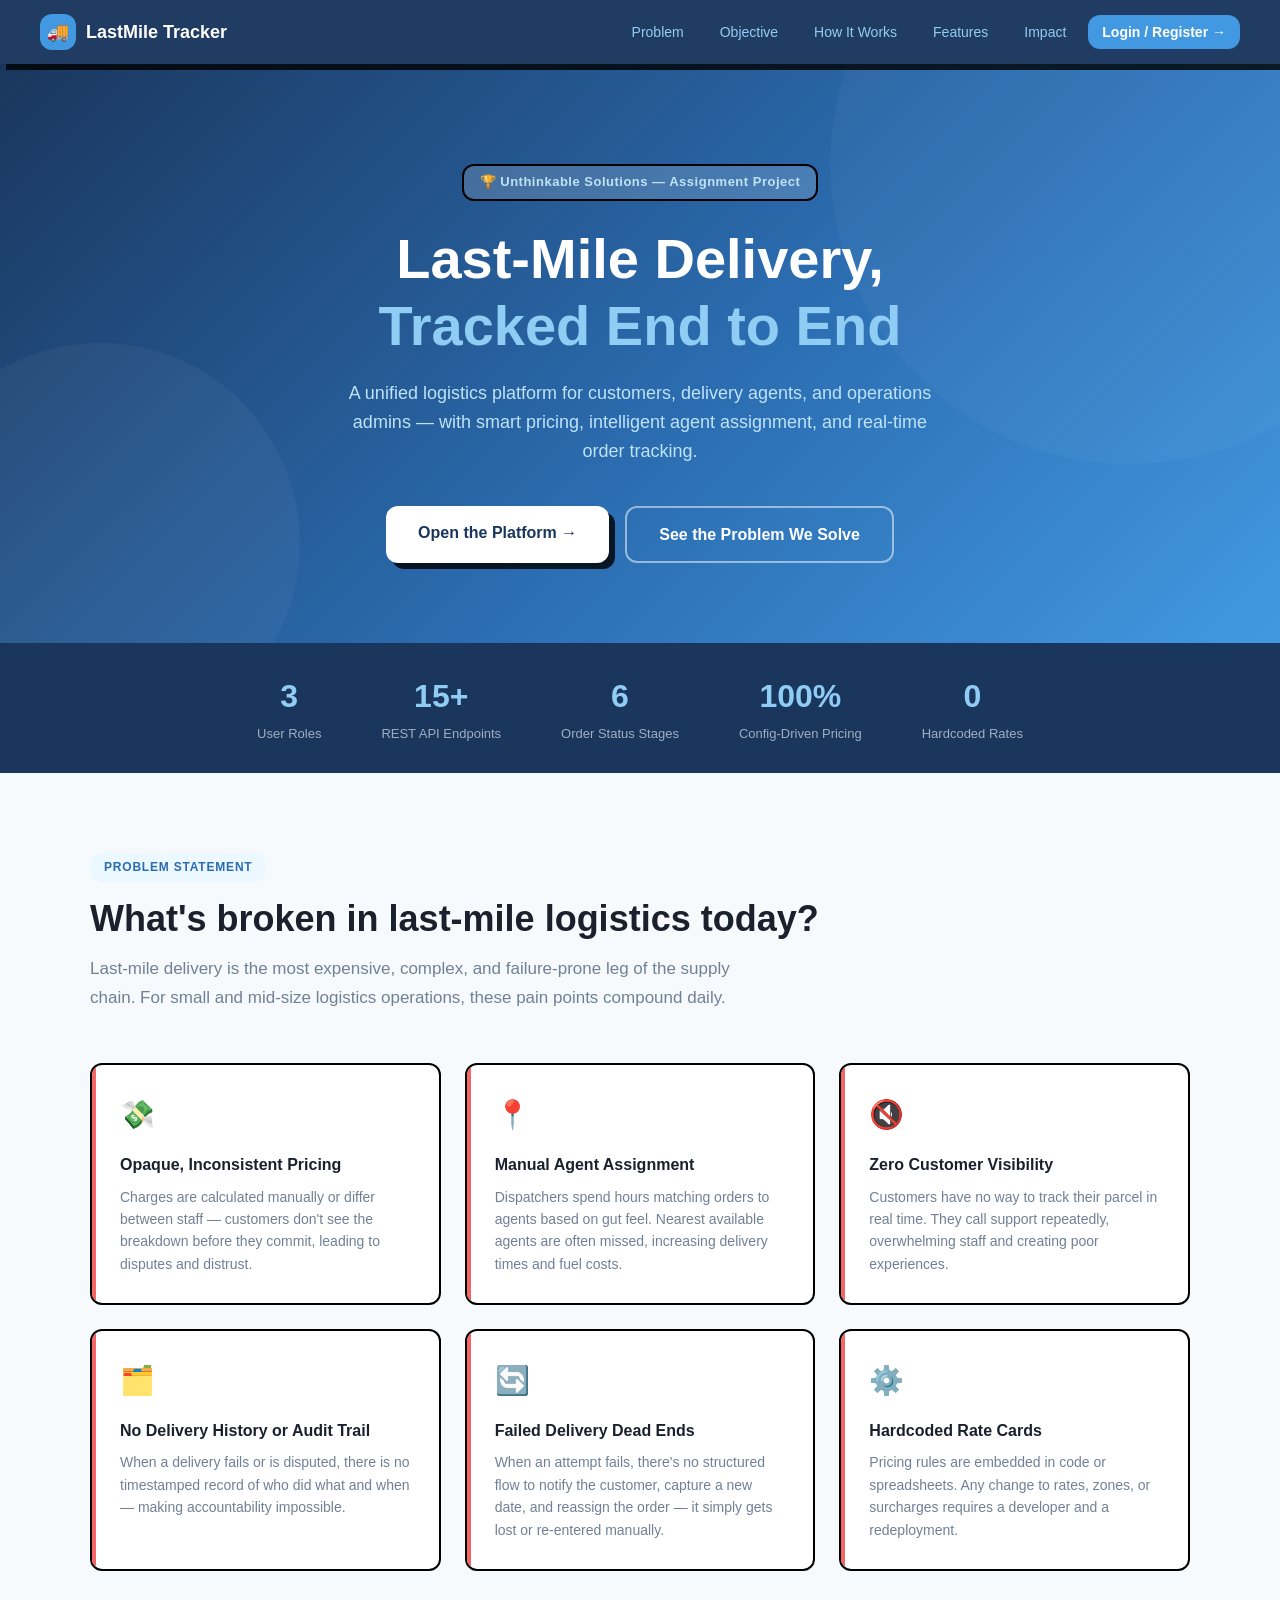
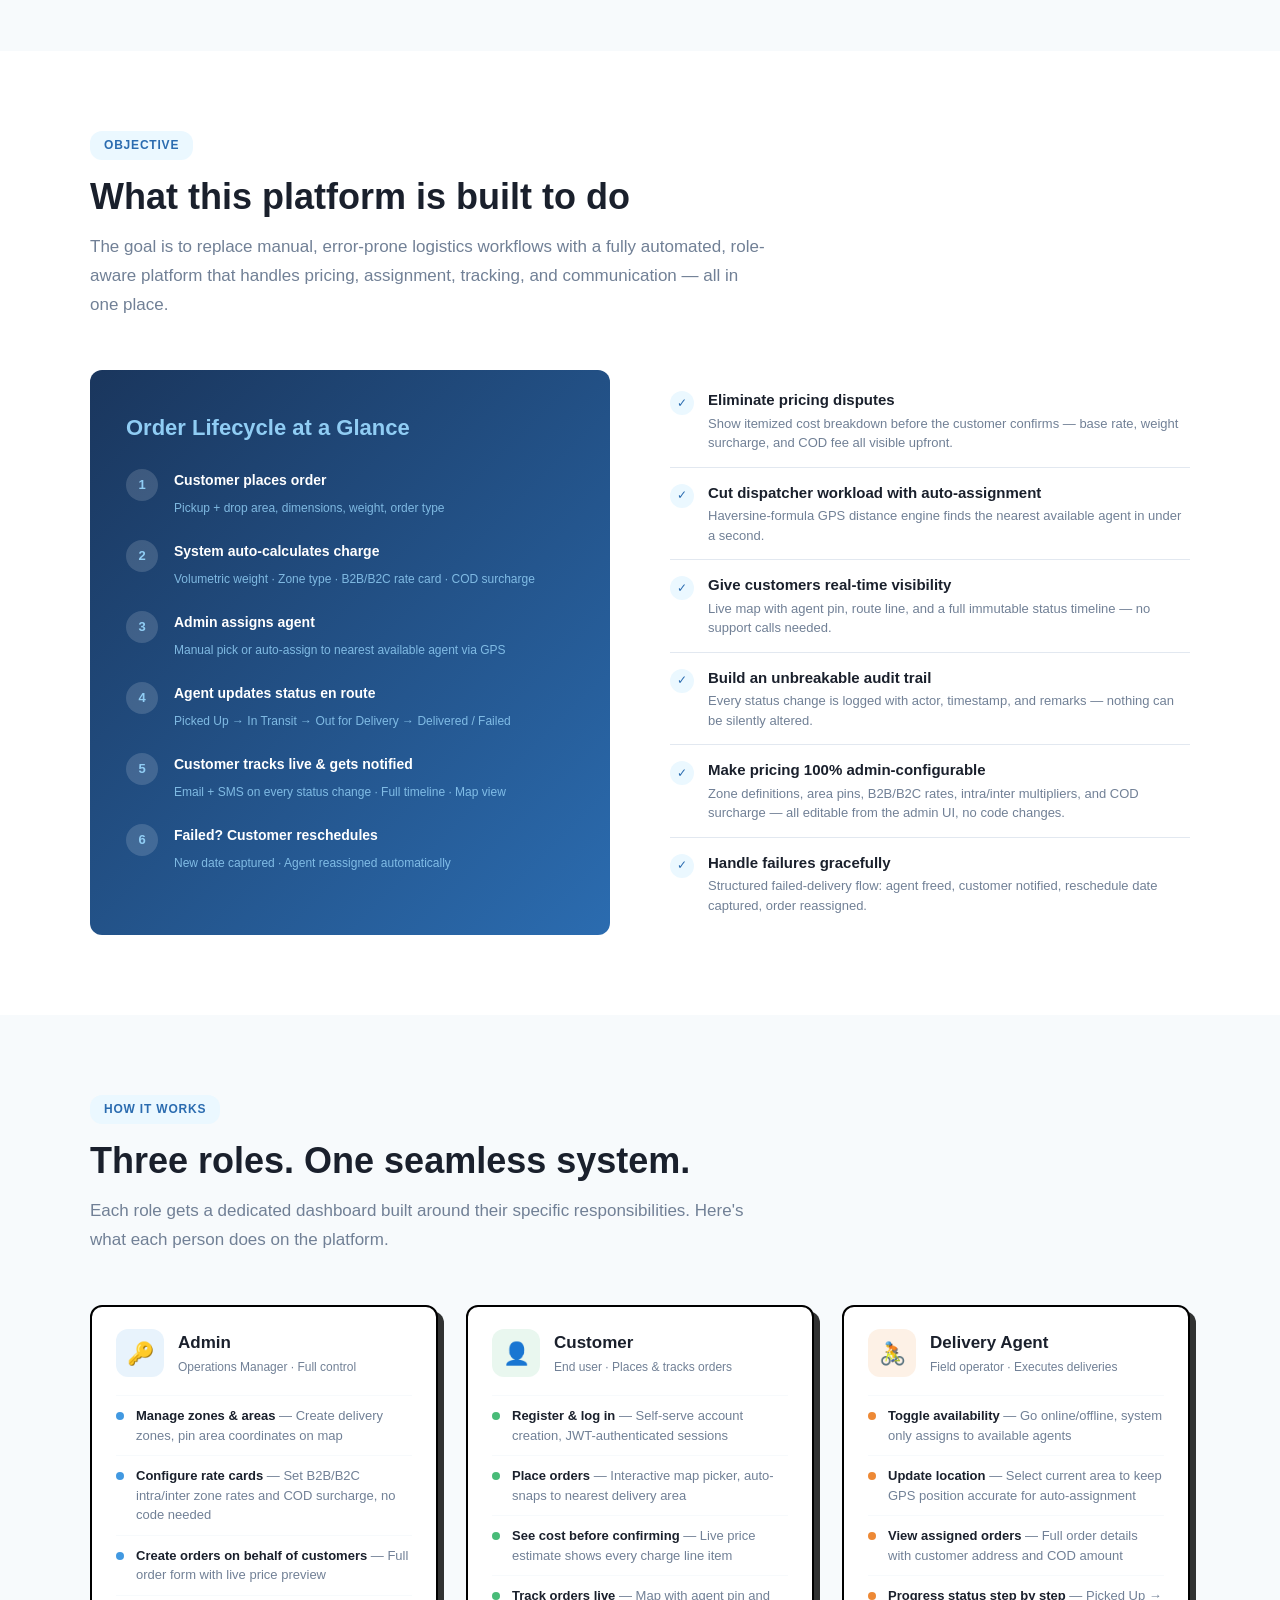
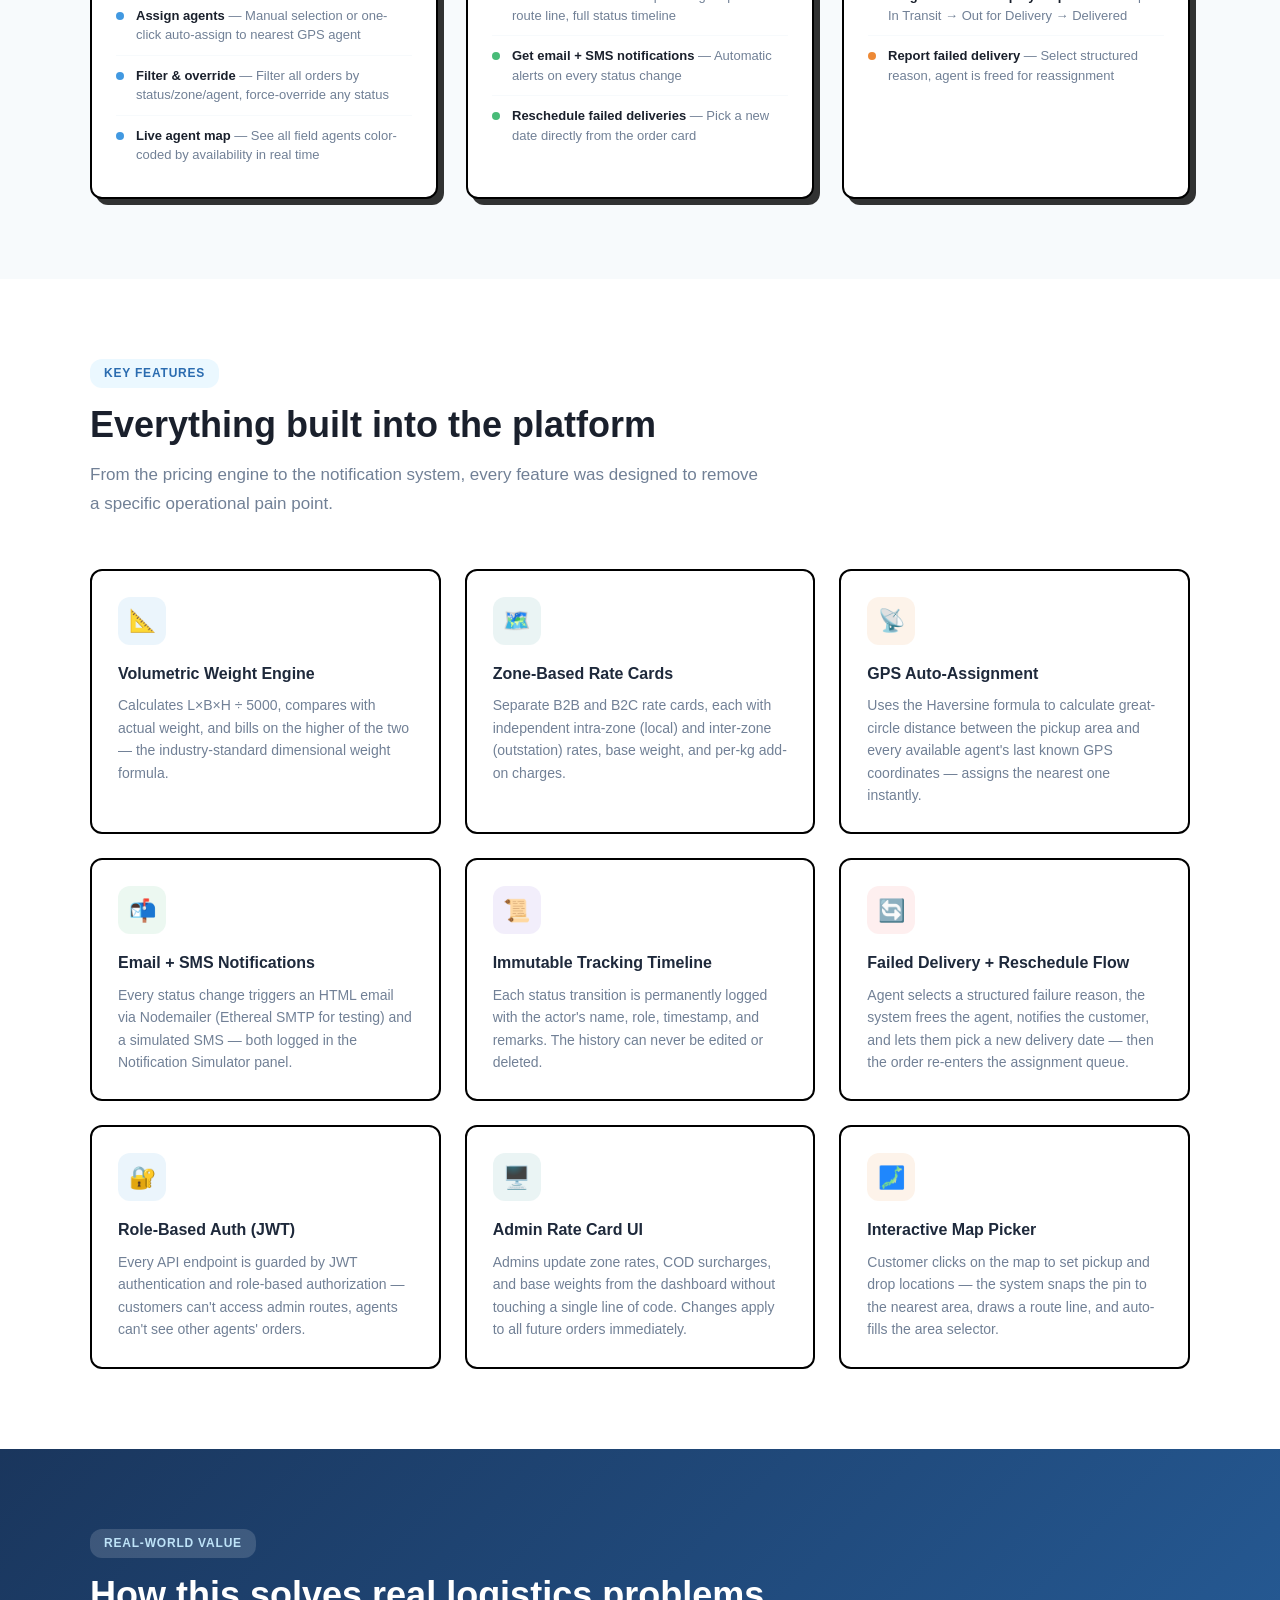
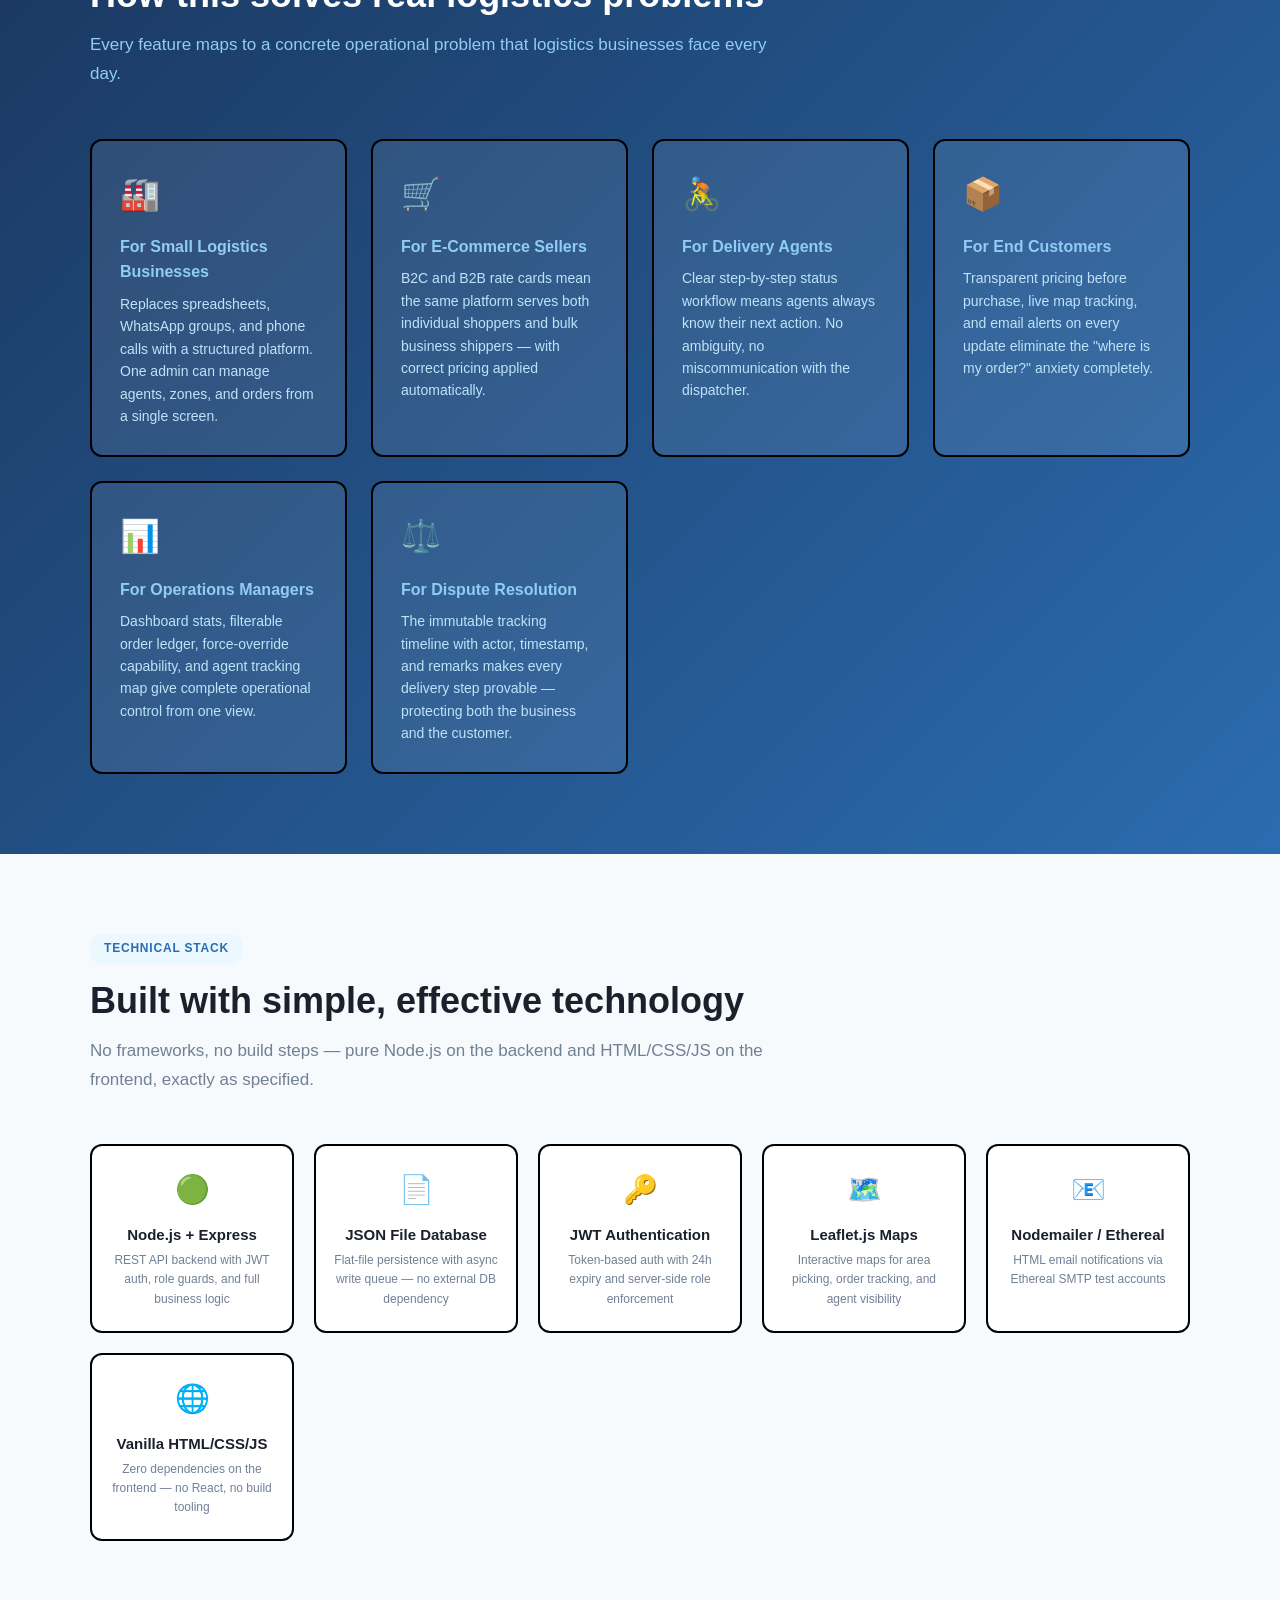
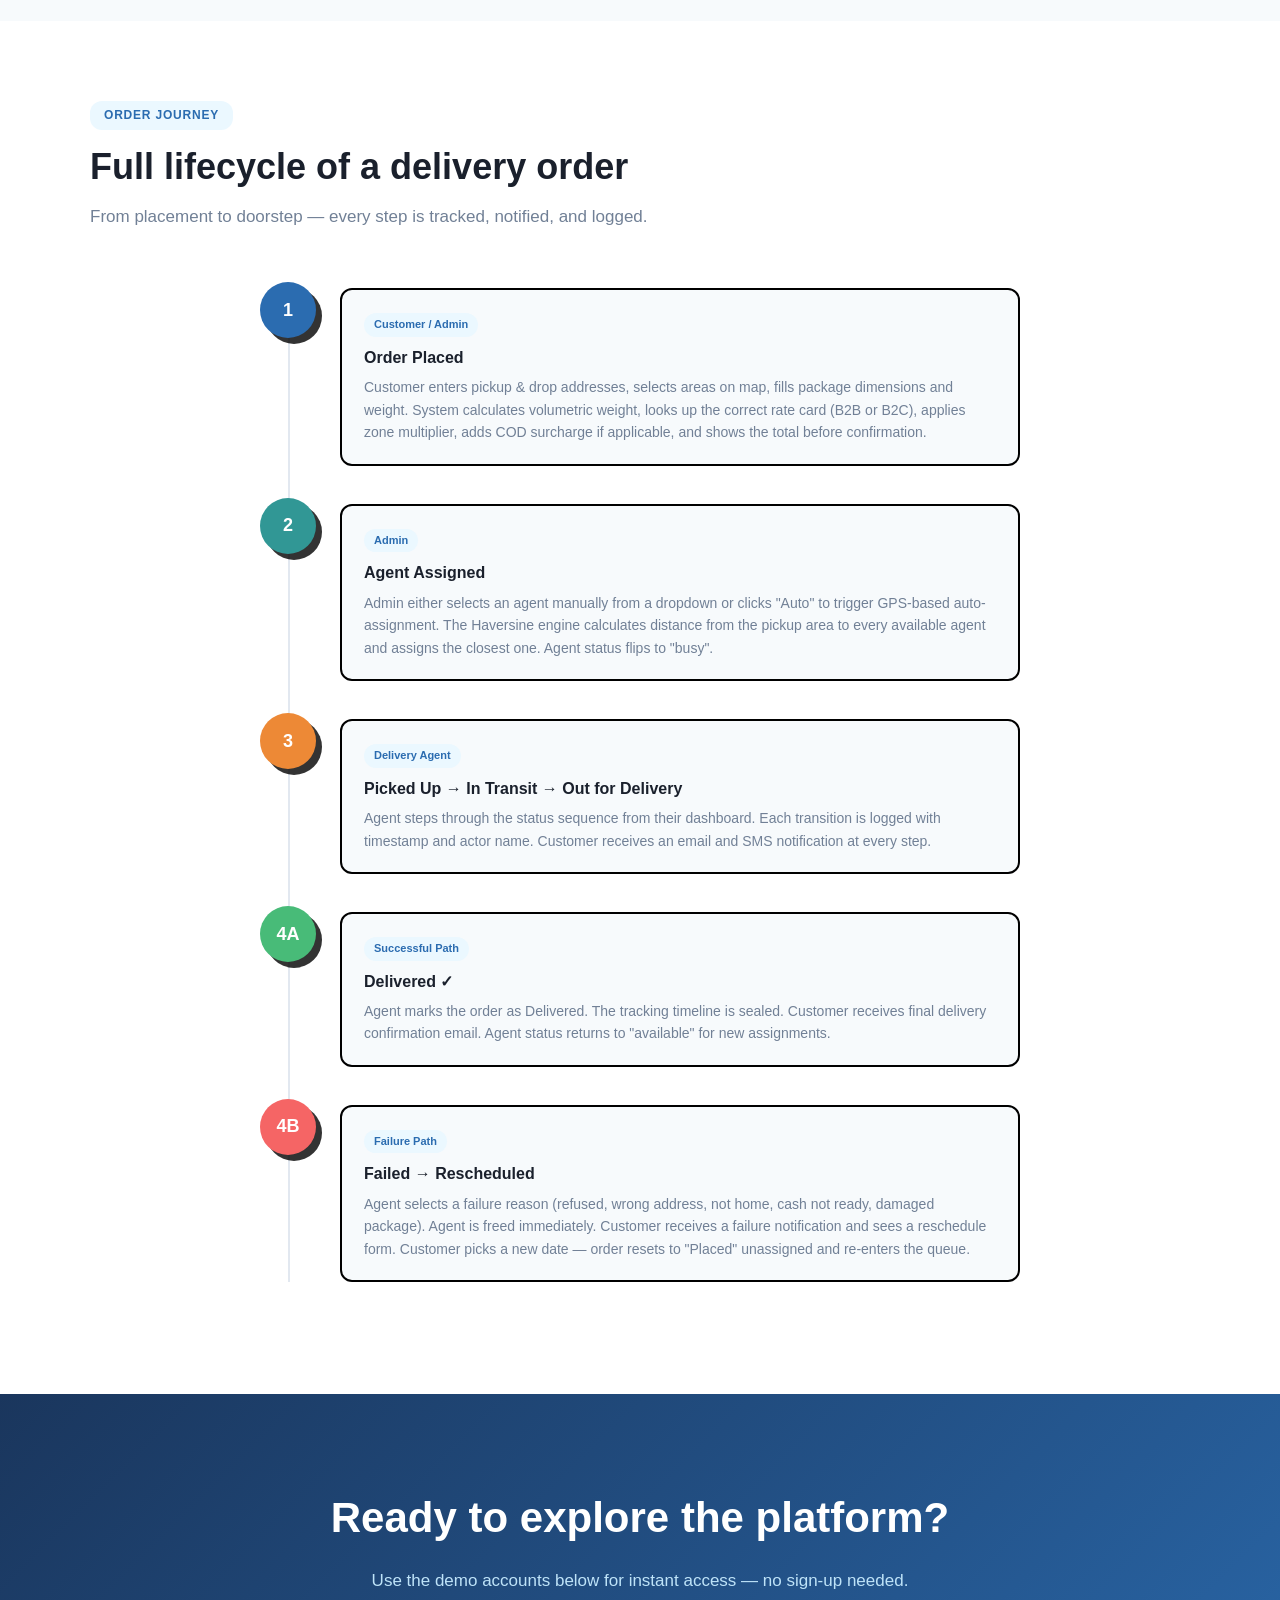
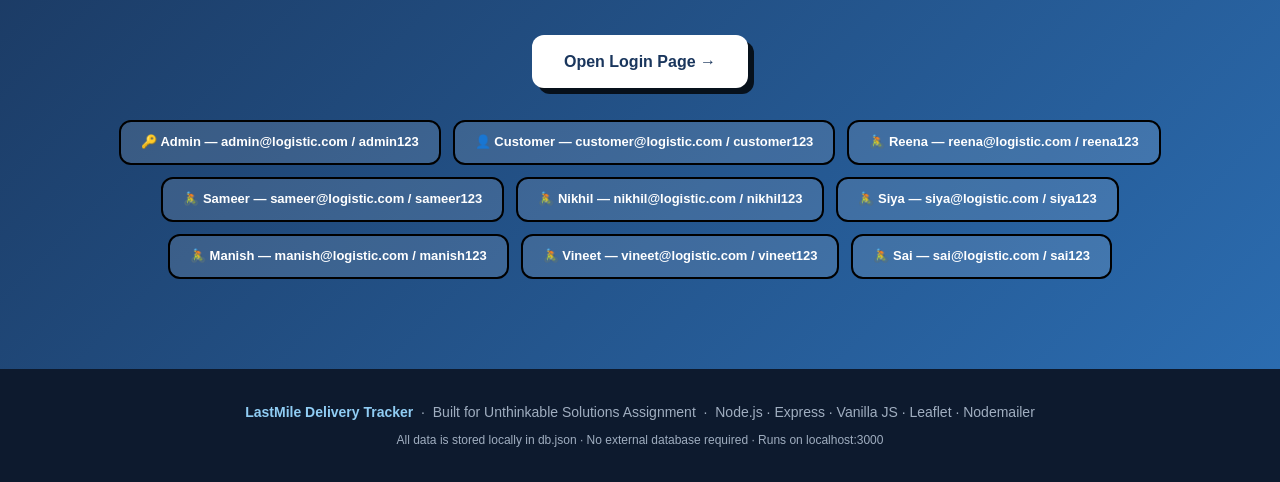
<file: landing.html>
<!DOCTYPE html>
<html lang="en">
<head>
  <meta charset="UTF-8">
  <meta name="viewport" content="width=device-width, initial-scale=1.0">
  <title>LastMile Delivery Tracker — About the Platform</title>
  <style>
    :root {
      --blue-dark: #1a365d;
      --blue-mid: #2b6cb0;
      --blue-light: #4299e1;
      --blue-pale: #ebf8ff;
      --teal: #319795;
      --green: #48bb78;
      --orange: #ed8936;
      --red: #f56565;
      --purple: #805ad5;
      --text: #1a202c;
      --text-muted: #718096;
      --border: #e2e8f0;
      --bg: #f7fafc;
      --white: #ffffff;
      --font: -apple-system, BlinkMacSystemFont, "Segoe UI", Roboto, "Helvetica Neue", Arial, sans-serif;
    }

    * { box-sizing: border-box; margin: 0; padding: 0; }

    html { scroll-behavior: smooth; }

    body {
      font-family: var(--font);
      color: var(--text);
      line-height: 1.6;
      background: var(--white);
    }

    /* ── NAV ── */
    nav {
      position: sticky;
      top: 0;
      z-index: 100;
      background: rgba(26, 54, 93, 0.97);
      backdrop-filter: blur(8px);
      padding: 0 40px;
      display: flex;
      align-items: center;
      justify-content: space-between;
      height: 64px;
      box-shadow: 6px 6px 0px rgba(0,0,0,0.8);
    }

    .nav-brand {
      display: flex;
      align-items: center;
      gap: 10px;
      color: #ffffff;
      font-size: 18px;
      font-weight: 700;
      text-decoration: none;
    }

    .nav-brand-icon {
      width: 36px;
      height: 36px;
      background: var(--blue-light);
      border-radius: 12px;
      display: flex;
      align-items: center;
      justify-content: center;
      font-size: 18px;
    }

    .nav-links {
      display: flex;
      gap: 8px;
      align-items: center;
    }

    .nav-links a {
      color: #90cdf4;
      text-decoration: none;
      font-size: 14px;
      padding: 6px 14px;
      border-radius: 12px;
      transition: all 0.2s;
    }

    .nav-links a:hover { background: rgba(255,255,255,0.1); color: #ffffff; }

    .nav-cta {
      background: var(--blue-light) !important;
      color: #ffffff !important;
      font-weight: 600 !important;
    }

    .nav-cta:hover { background: #3182ce !important; }

    /* ── HERO ── */
    .hero {
      background: linear-gradient(135deg, #1a365d 0%, #2b6cb0 55%, #4299e1 100%);
      padding: 100px 40px 80px;
      text-align: center;
      position: relative;
      overflow: hidden;
    }

    .hero::before {
      content: '';
      position: absolute;
      width: 600px; height: 600px;
      border-radius: 50%;
      background: rgba(255,255,255,0.03);
      top: -200px; right: -150px;
    }

    .hero::after {
      content: '';
      position: absolute;
      width: 400px; height: 400px;
      border-radius: 50%;
      background: rgba(255,255,255,0.04);
      bottom: -100px; left: -100px;
    }

    .hero-badge {
      display: inline-block;
      background: rgba(255,255,255,0.15);
      color: #bee3f8;
      padding: 6px 16px;
      border-radius: 12px;
      font-size: 13px;
      font-weight: 600;
      letter-spacing: 0.5px;
      margin-bottom: 24px;
      border: 2px solid #000000;
    }

    .hero h1 {
      font-size: clamp(32px, 5vw, 56px);
      font-weight: 800;
      color: #ffffff;
      line-height: 1.2;
      max-width: 800px;
      margin: 0 auto 20px;
      position: relative;
      z-index: 1;
    }

    .hero h1 span { color: #90cdf4; }

    .hero-sub {
      font-size: 18px;
      color: #bee3f8;
      max-width: 600px;
      margin: 0 auto 40px;
      position: relative;
      z-index: 1;
    }

    .hero-actions {
      display: flex;
      gap: 16px;
      justify-content: center;
      flex-wrap: wrap;
      position: relative;
      z-index: 1;
    }

    .btn-hero-primary {
      background: #fff;
      color: var(--blue-dark);
      padding: 14px 32px;
      border-radius: 12px;
      font-size: 16px;
      font-weight: 700;
      text-decoration: none;
      transition: all 0.2s;
      box-shadow: 6px 6px 0px rgba(0,0,0,0.8);
    }

    .btn-hero-primary:hover { transform: translateY(-2px); box-shadow: 6px 6px 0px rgba(0,0,0,0.8); }

    .btn-hero-outline {
      background: transparent;
      color: #ffffff;
      padding: 14px 32px;
      border-radius: 12px;
      font-size: 16px;
      font-weight: 600;
      text-decoration: none;
      border: 2px solid rgba(255,255,255,0.5);
      transition: all 0.2s;
    }

    .btn-hero-outline:hover { background: rgba(255,255,255,0.1); border-color: #ffffff; }

    /* ── STATS STRIP ── */
    .stats-strip {
      background: var(--blue-dark);
      padding: 28px 40px;
      display: flex;
      justify-content: center;
      gap: 60px;
      flex-wrap: wrap;
    }

    .strip-stat { text-align: center; }

    .strip-stat-value {
      font-size: 32px;
      font-weight: 800;
      color: #90cdf4;
      display: block;
    }

    .strip-stat-label {
      font-size: 13px;
      color: #a0aec0;
      margin-top: 2px;
    }

    /* ── SECTION SHELL ── */
    section { padding: 80px 40px; }

    .section-inner { max-width: 1100px; margin: 0 auto; }

    .section-tag {
      display: inline-block;
      background: var(--blue-pale);
      color: var(--blue-mid);
      padding: 5px 14px;
      border-radius: 12px;
      font-size: 12px;
      font-weight: 700;
      letter-spacing: 0.8px;
      text-transform: uppercase;
      margin-bottom: 14px;
    }

    .section-title {
      font-size: clamp(24px, 3vw, 36px);
      font-weight: 800;
      color: var(--text);
      margin-bottom: 14px;
      line-height: 1.25;
    }

    .section-lead {
      font-size: 17px;
      color: var(--text-muted);
      max-width: 680px;
      margin-bottom: 50px;
      line-height: 1.7;
    }

    /* ── PROBLEM SECTION ── */
    #problem { background: var(--bg); }

    .problem-grid {
      display: grid;
      grid-template-columns: repeat(auto-fill, minmax(280px, 1fr));
      gap: 24px;
    }

    .problem-card {
      background: var(--white);
      border: 2px solid #000000;
      border-radius: 12px;
      padding: 28px;
      position: relative;
      overflow: hidden;
    }

    .problem-card::before {
      content: '';
      position: absolute;
      top: 0; left: 0;
      width: 4px;
      height: 100%;
      background: var(--red);
    }

    .problem-icon {
      font-size: 28px;
      margin-bottom: 14px;
      display: block;
    }

    .problem-card h3 {
      font-size: 16px;
      font-weight: 700;
      margin-bottom: 8px;
      color: var(--text);
    }

    .problem-card p {
      font-size: 14px;
      color: var(--text-muted);
      line-height: 1.6;
    }

    /* ── OBJECTIVE ── */
    #objective { background: var(--white); }

    .objective-layout {
      display: grid;
      grid-template-columns: 1fr 1fr;
      gap: 60px;
      align-items: center;
    }

    .objective-visual {
      background: linear-gradient(135deg, var(--blue-dark), var(--blue-mid));
      border-radius: 12px;
      padding: 40px 36px;
      color: #ffffff;
    }

    .obj-visual-title {
      font-size: 22px;
      font-weight: 700;
      margin-bottom: 24px;
      color: #90cdf4;
    }

    .obj-step {
      display: flex;
      align-items: flex-start;
      gap: 16px;
      margin-bottom: 20px;
    }

    .obj-step-num {
      width: 32px;
      height: 32px;
      background: rgba(255,255,255,0.15);
      border-radius: 50%;
      display: flex;
      align-items: center;
      justify-content: center;
      font-size: 13px;
      font-weight: 700;
      flex-shrink: 0;
      color: #90cdf4;
    }

    .obj-step-text strong {
      display: block;
      font-size: 14px;
      margin-bottom: 3px;
    }

    .obj-step-text span {
      font-size: 12px;
      color: #90cdf4;
      opacity: 0.85;
    }

    .objective-points { list-style: none; }

    .objective-points li {
      display: flex;
      align-items: flex-start;
      gap: 14px;
      padding: 14px 0;
      border-bottom: 1px solid var(--border);
    }

    .objective-points li:last-child { border-bottom: none; }

    .obj-check {
      width: 24px;
      height: 24px;
      background: var(--blue-pale);
      border-radius: 50%;
      display: flex;
      align-items: center;
      justify-content: center;
      flex-shrink: 0;
      font-size: 12px;
      color: var(--blue-mid);
      margin-top: 2px;
    }

    .objective-points li p {
      font-size: 15px;
      color: var(--text);
      line-height: 1.5;
    }

    .objective-points li p span {
      display: block;
      font-size: 13px;
      color: var(--text-muted);
      margin-top: 2px;
    }

    /* ── HOW IT WORKS ── */
    #how { background: var(--bg); }

    .roles-grid {
      display: grid;
      grid-template-columns: repeat(3, 1fr);
      gap: 28px;
    }

    .role-card {
      background: var(--white);
      border: 2px solid #000000;
      border-radius: 12px;
      overflow: hidden;
      box-shadow: 6px 6px 0px rgba(0,0,0,0.8);
    }

    .role-card-header {
      padding: 22px 24px 18px;
      display: flex;
      align-items: center;
      gap: 14px;
    }

    .role-icon {
      width: 48px;
      height: 48px;
      border-radius: 12px;
      display: flex;
      align-items: center;
      justify-content: center;
      font-size: 22px;
      flex-shrink: 0;
    }

    .role-icon-admin  { background: rgba(66,153,225,0.12); }
    .role-icon-customer { background: rgba(72,187,120,0.12); }
    .role-icon-agent  { background: rgba(237,137,54,0.12); }

    .role-card-header h3 { font-size: 17px; font-weight: 700; }
    .role-card-header p  { font-size: 12px; color: var(--text-muted); margin-top: 2px; }

    .role-card-body { padding: 0 24px 22px; }

    .role-step {
      display: flex;
      align-items: flex-start;
      gap: 12px;
      padding: 10px 0;
      border-top: 1px solid var(--bg);
    }

    .role-step-dot {
      width: 8px;
      height: 8px;
      border-radius: 50%;
      background: var(--blue-light);
      margin-top: 6px;
      flex-shrink: 0;
    }

    .role-step-dot-green  { background: var(--green); }
    .role-step-dot-orange { background: var(--orange); }

    .role-step p { font-size: 13px; color: var(--text-muted); line-height: 1.5; }
    .role-step p strong { color: var(--text); font-size: 13px; }

    /* ── FEATURES ── */
    #features { background: var(--white); }

    .features-grid {
      display: grid;
      grid-template-columns: repeat(auto-fill, minmax(300px, 1fr));
      gap: 24px;
    }

    .feature-card {
      color: #1e293b;
      border: 2px solid #000000;
      border-radius: 12px;
      padding: 26px;
      background: var(--white);
      transition: box-shadow 0.2s, transform 0.2s;
    }

    .feature-card:hover {
      box-shadow: 6px 6px 0px rgba(0,0,0,0.8);
      transform: translateY(-2px);
    }

    .feature-icon-wrap {
      width: 48px;
      height: 48px;
      border-radius: 12px;
      display: flex;
      align-items: center;
      justify-content: center;
      font-size: 22px;
      margin-bottom: 16px;
    }

    .fi-blue   { background: rgba(66,153,225,0.1); }
    .fi-teal   { background: rgba(49,151,149,0.1); }
    .fi-green  { background: rgba(72,187,120,0.1); }
    .fi-orange { background: rgba(237,137,54,0.1); }
    .fi-purple { background: rgba(128,90,213,0.1); }
    .fi-red    { background: rgba(245,101,101,0.1); }

    .feature-card h3 { font-size: 16px; font-weight: 700; margin-bottom: 8px; }
    .feature-card p  { font-size: 14px; color: var(--text-muted); line-height: 1.6; }

    /* ── REAL-WORLD IMPACT ── */
    #impact { background: linear-gradient(135deg, #1a365d, #2b6cb0); }

    #impact .section-tag { background: rgba(255,255,255,0.15); color: #bee3f8; }
    #impact .section-title { color: #ffffff; }
    #impact .section-lead { color: #90cdf4; }

    .impact-grid {
      display: grid;
      grid-template-columns: repeat(auto-fill, minmax(240px, 1fr));
      gap: 24px;
    }

    .impact-card {
      background: rgba(255,255,255,0.08);
      border: 2px solid #000000;
      border-radius: 12px;
      padding: 28px;
      color: #ffffff;
    }

    .impact-card-icon { font-size: 32px; margin-bottom: 14px; display: block; }
    .impact-card h3 { font-size: 16px; font-weight: 700; margin-bottom: 8px; color: #90cdf4; }
    .impact-card p  { font-size: 14px; color: #bee3f8; line-height: 1.6; }

    /* ── TECH STACK ── */
    #tech { background: var(--bg); }

    .tech-grid {
      display: grid;
      grid-template-columns: repeat(auto-fill, minmax(200px, 1fr));
      gap: 20px;
    }

    .tech-card {
      background: var(--white);
      border: 2px solid #000000;
      border-radius: 12px;
      padding: 22px 18px;
      text-align: center;
    }

    .tech-card-icon { font-size: 28px; margin-bottom: 10px; display: block; }
    .tech-card h4   { font-size: 15px; font-weight: 700; margin-bottom: 4px; }
    .tech-card p    { font-size: 12px; color: var(--text-muted); }

    /* ── WORKFLOW TIMELINE ── */
    #workflow { background: var(--white); }

    .workflow-track {
      position: relative;
      max-width: 760px;
      margin: 0 auto;
    }

    .workflow-track::before {
      content: '';
      position: absolute;
      left: 28px;
      top: 0; bottom: 0;
      width: 2px;
      background: var(--border);
    }

    .wf-step {
      display: flex;
      gap: 24px;
      align-items: flex-start;
      margin-bottom: 32px;
      position: relative;
    }

    .wf-num {
      width: 56px;
      height: 56px;
      border-radius: 50%;
      background: var(--blue-mid);
      color: #ffffff;
      font-size: 18px;
      font-weight: 800;
      display: flex;
      align-items: center;
      justify-content: center;
      flex-shrink: 0;
      position: relative;
      z-index: 1;
      box-shadow: 6px 6px 0px rgba(0,0,0,0.8);
    }

    .wf-num-teal   { background: var(--teal); }
    .wf-num-green  { background: var(--green); }
    .wf-num-orange { background: var(--orange); }
    .wf-num-purple { background: var(--purple); }
    .wf-num-red    { background: var(--red); }

    .wf-content {
      background: var(--bg);
      border: 2px solid #000000;
      border-radius: 12px;
      padding: 20px 22px;
      flex: 1;
      margin-top: 6px;
    }

    .wf-content h3 { font-size: 16px; font-weight: 700; margin-bottom: 6px; }
    .wf-content p  { font-size: 14px; color: var(--text-muted); line-height: 1.6; }

    .wf-tag {
      display: inline-block;
      background: var(--blue-pale);
      color: var(--blue-mid);
      padding: 3px 10px;
      border-radius: 12px;
      font-size: 11px;
      font-weight: 600;
      margin-bottom: 8px;
    }

    /* ── CTA ── */
    #cta {
      background: linear-gradient(135deg, #1a365d, #2b6cb0);
      text-align: center;
      padding: 90px 40px;
    }

    #cta h2 {
      font-size: clamp(26px, 4vw, 42px);
      font-weight: 800;
      color: #ffffff;
      margin-bottom: 16px;
    }

    #cta p { font-size: 17px; color: #bee3f8; margin-bottom: 40px; }

    .cta-buttons {
      display: flex;
      gap: 16px;
      justify-content: center;
      flex-wrap: wrap;
      margin-bottom: 32px;
    }

    .cta-demo-grid {
      display: flex;
      gap: 12px;
      justify-content: center;
      flex-wrap: wrap;
    }

    .demo-chip {
      background: rgba(255,255,255,0.12);
      border: 2px solid #000000;
      color: #ffffff;
      padding: 10px 20px;
      border-radius: 12px;
      font-size: 13px;
      font-weight: 600;
      text-decoration: none;
      cursor: pointer;
      transition: all 0.2s;
    }

    .demo-chip:hover { background: rgba(255,255,255,0.22); }

    /* ── FOOTER ── */
    footer {
      background: #0d1a2e;
      color: #a0aec0;
      padding: 32px 40px;
      text-align: center;
      font-size: 14px;
    }

    footer strong { color: #90cdf4; }

    /* ── RESPONSIVE ── */
    @media (max-width: 900px) {
      .objective-layout { grid-template-columns: 1fr; }
      .roles-grid { grid-template-columns: 1fr; }
    }

    @media (max-width: 600px) {
      section { padding: 60px 20px; }
      nav { padding: 0 20px; }
      .hero { padding: 70px 20px 60px; }
      .stats-strip { gap: 30px; padding: 24px 20px; }
      .nav-links a:not(.nav-cta) { display: none; }
    }
  </style>
</head>
<body>

  <!-- NAV -->
  <nav>
    <a class="nav-brand" href="/">
      <div class="nav-brand-icon">🚚</div>
      LastMile Tracker
    </a>
    <div class="nav-links">
      <a href="#problem">Problem</a>
      <a href="#objective">Objective</a>
      <a href="#how">How It Works</a>
      <a href="#features">Features</a>
      <a href="#impact">Impact</a>
      <a href="/login" class="nav-cta">Login / Register →</a>
    </div>
  </nav>

  <!-- HERO -->
  <section class="hero">
    <div class="hero-badge">🏆 Unthinkable Solutions — Assignment Project</div>
    <h1>Last-Mile Delivery,<br><span>Tracked End to End</span></h1>
    <p class="hero-sub">A unified logistics platform for customers, delivery agents, and operations admins — with smart pricing, intelligent agent assignment, and real-time order tracking.</p>
    <div class="hero-actions">
      <a href="/login" class="btn-hero-primary">Open the Platform →</a>
      <a href="#problem" class="btn-hero-outline">See the Problem We Solve</a>
    </div>
  </section>

  <!-- STATS STRIP -->
  <div class="stats-strip">
    <div class="strip-stat">
      <span class="strip-stat-value">3</span>
      <div class="strip-stat-label">User Roles</div>
    </div>
    <div class="strip-stat">
      <span class="strip-stat-value">15+</span>
      <div class="strip-stat-label">REST API Endpoints</div>
    </div>
    <div class="strip-stat">
      <span class="strip-stat-value">6</span>
      <div class="strip-stat-label">Order Status Stages</div>
    </div>
    <div class="strip-stat">
      <span class="strip-stat-value">100%</span>
      <div class="strip-stat-label">Config-Driven Pricing</div>
    </div>
    <div class="strip-stat">
      <span class="strip-stat-value">0</span>
      <div class="strip-stat-label">Hardcoded Rates</div>
    </div>
  </div>

  <!-- PROBLEM STATEMENT -->
  <section id="problem">
    <div class="section-inner">
      <div class="section-tag">Problem Statement</div>
      <h2 class="section-title">What's broken in last-mile logistics today?</h2>
      <p class="section-lead">Last-mile delivery is the most expensive, complex, and failure-prone leg of the supply chain. For small and mid-size logistics operations, these pain points compound daily.</p>
      <div class="problem-grid">
        <div class="problem-card">
          <span class="problem-icon">💸</span>
          <h3>Opaque, Inconsistent Pricing</h3>
          <p>Charges are calculated manually or differ between staff — customers don't see the breakdown before they commit, leading to disputes and distrust.</p>
        </div>
        <div class="problem-card">
          <span class="problem-icon">📍</span>
          <h3>Manual Agent Assignment</h3>
          <p>Dispatchers spend hours matching orders to agents based on gut feel. Nearest available agents are often missed, increasing delivery times and fuel costs.</p>
        </div>
        <div class="problem-card">
          <span class="problem-icon">🔇</span>
          <h3>Zero Customer Visibility</h3>
          <p>Customers have no way to track their parcel in real time. They call support repeatedly, overwhelming staff and creating poor experiences.</p>
        </div>
        <div class="problem-card">
          <span class="problem-icon">🗂️</span>
          <h3>No Delivery History or Audit Trail</h3>
          <p>When a delivery fails or is disputed, there is no timestamped record of who did what and when — making accountability impossible.</p>
        </div>
        <div class="problem-card">
          <span class="problem-icon">🔄</span>
          <h3>Failed Delivery Dead Ends</h3>
          <p>When an attempt fails, there's no structured flow to notify the customer, capture a new date, and reassign the order — it simply gets lost or re-entered manually.</p>
        </div>
        <div class="problem-card">
          <span class="problem-icon">⚙️</span>
          <h3>Hardcoded Rate Cards</h3>
          <p>Pricing rules are embedded in code or spreadsheets. Any change to rates, zones, or surcharges requires a developer and a redeployment.</p>
        </div>
      </div>
    </div>
  </section>

  <!-- OBJECTIVE -->
  <section id="objective">
    <div class="section-inner">
      <div class="section-tag">Objective</div>
      <h2 class="section-title">What this platform is built to do</h2>
      <p class="section-lead">The goal is to replace manual, error-prone logistics workflows with a fully automated, role-aware platform that handles pricing, assignment, tracking, and communication — all in one place.</p>
      <div class="objective-layout">
        <div class="objective-visual">
          <div class="obj-visual-title">Order Lifecycle at a Glance</div>
          <div class="obj-step">
            <div class="obj-step-num">1</div>
            <div class="obj-step-text">
              <strong>Customer places order</strong>
              <span>Pickup + drop area, dimensions, weight, order type</span>
            </div>
          </div>
          <div class="obj-step">
            <div class="obj-step-num">2</div>
            <div class="obj-step-text">
              <strong>System auto-calculates charge</strong>
              <span>Volumetric weight · Zone type · B2B/B2C rate card · COD surcharge</span>
            </div>
          </div>
          <div class="obj-step">
            <div class="obj-step-num">3</div>
            <div class="obj-step-text">
              <strong>Admin assigns agent</strong>
              <span>Manual pick or auto-assign to nearest available agent via GPS</span>
            </div>
          </div>
          <div class="obj-step">
            <div class="obj-step-num">4</div>
            <div class="obj-step-text">
              <strong>Agent updates status en route</strong>
              <span>Picked Up → In Transit → Out for Delivery → Delivered / Failed</span>
            </div>
          </div>
          <div class="obj-step">
            <div class="obj-step-num">5</div>
            <div class="obj-step-text">
              <strong>Customer tracks live & gets notified</strong>
              <span>Email + SMS on every status change · Full timeline · Map view</span>
            </div>
          </div>
          <div class="obj-step">
            <div class="obj-step-num">6</div>
            <div class="obj-step-text">
              <strong>Failed? Customer reschedules</strong>
              <span>New date captured · Agent reassigned automatically</span>
            </div>
          </div>
        </div>

        <div>
          <ul class="objective-points">
            <li>
              <div class="obj-check">✓</div>
              <div>
                <p><strong>Eliminate pricing disputes</strong>
                  <span>Show itemized cost breakdown before the customer confirms — base rate, weight surcharge, and COD fee all visible upfront.</span>
                </p>
              </div>
            </li>
            <li>
              <div class="obj-check">✓</div>
              <div>
                <p><strong>Cut dispatcher workload with auto-assignment</strong>
                  <span>Haversine-formula GPS distance engine finds the nearest available agent in under a second.</span>
                </p>
              </div>
            </li>
            <li>
              <div class="obj-check">✓</div>
              <div>
                <p><strong>Give customers real-time visibility</strong>
                  <span>Live map with agent pin, route line, and a full immutable status timeline — no support calls needed.</span>
                </p>
              </div>
            </li>
            <li>
              <div class="obj-check">✓</div>
              <div>
                <p><strong>Build an unbreakable audit trail</strong>
                  <span>Every status change is logged with actor, timestamp, and remarks — nothing can be silently altered.</span>
                </p>
              </div>
            </li>
            <li>
              <div class="obj-check">✓</div>
              <div>
                <p><strong>Make pricing 100% admin-configurable</strong>
                  <span>Zone definitions, area pins, B2B/B2C rates, intra/inter multipliers, and COD surcharge — all editable from the admin UI, no code changes.</span>
                </p>
              </div>
            </li>
            <li>
              <div class="obj-check">✓</div>
              <div>
                <p><strong>Handle failures gracefully</strong>
                  <span>Structured failed-delivery flow: agent freed, customer notified, reschedule date captured, order reassigned.</span>
                </p>
              </div>
            </li>
          </ul>
        </div>
      </div>
    </div>
  </section>

  <!-- HOW IT WORKS -->
  <section id="how">
    <div class="section-inner">
      <div class="section-tag">How It Works</div>
      <h2 class="section-title">Three roles. One seamless system.</h2>
      <p class="section-lead">Each role gets a dedicated dashboard built around their specific responsibilities. Here's what each person does on the platform.</p>
      <div class="roles-grid">

        <div class="role-card">
          <div class="role-card-header">
            <div class="role-icon role-icon-admin">🔑</div>
            <div>
              <h3>Admin</h3>
              <p>Operations Manager · Full control</p>
            </div>
          </div>
          <div class="role-card-body">
            <div class="role-step">
              <div class="role-step-dot"></div>
              <p><strong>Manage zones & areas</strong> — Create delivery zones, pin area coordinates on map</p>
            </div>
            <div class="role-step">
              <div class="role-step-dot"></div>
              <p><strong>Configure rate cards</strong> — Set B2B/B2C intra/inter zone rates and COD surcharge, no code needed</p>
            </div>
            <div class="role-step">
              <div class="role-step-dot"></div>
              <p><strong>Create orders on behalf of customers</strong> — Full order form with live price preview</p>
            </div>
            <div class="role-step">
              <div class="role-step-dot"></div>
              <p><strong>Assign agents</strong> — Manual selection or one-click auto-assign to nearest GPS agent</p>
            </div>
            <div class="role-step">
              <div class="role-step-dot"></div>
              <p><strong>Filter & override</strong> — Filter all orders by status/zone/agent, force-override any status</p>
            </div>
            <div class="role-step">
              <div class="role-step-dot"></div>
              <p><strong>Live agent map</strong> — See all field agents color-coded by availability in real time</p>
            </div>
          </div>
        </div>

        <div class="role-card">
          <div class="role-card-header">
            <div class="role-icon role-icon-customer">👤</div>
            <div>
              <h3>Customer</h3>
              <p>End user · Places & tracks orders</p>
            </div>
          </div>
          <div class="role-card-body">
            <div class="role-step">
              <div class="role-step-dot role-step-dot-green"></div>
              <p><strong>Register & log in</strong> — Self-serve account creation, JWT-authenticated sessions</p>
            </div>
            <div class="role-step">
              <div class="role-step-dot role-step-dot-green"></div>
              <p><strong>Place orders</strong> — Interactive map picker, auto-snaps to nearest delivery area</p>
            </div>
            <div class="role-step">
              <div class="role-step-dot role-step-dot-green"></div>
              <p><strong>See cost before confirming</strong> — Live price estimate shows every charge line item</p>
            </div>
            <div class="role-step">
              <div class="role-step-dot role-step-dot-green"></div>
              <p><strong>Track orders live</strong> — Map with agent pin and route line, full status timeline</p>
            </div>
            <div class="role-step">
              <div class="role-step-dot role-step-dot-green"></div>
              <p><strong>Get email + SMS notifications</strong> — Automatic alerts on every status change</p>
            </div>
            <div class="role-step">
              <div class="role-step-dot role-step-dot-green"></div>
              <p><strong>Reschedule failed deliveries</strong> — Pick a new date directly from the order card</p>
            </div>
          </div>
        </div>

        <div class="role-card">
          <div class="role-card-header">
            <div class="role-icon role-icon-agent">🚴</div>
            <div>
              <h3>Delivery Agent</h3>
              <p>Field operator · Executes deliveries</p>
            </div>
          </div>
          <div class="role-card-body">
            <div class="role-step">
              <div class="role-step-dot role-step-dot-orange"></div>
              <p><strong>Toggle availability</strong> — Go online/offline, system only assigns to available agents</p>
            </div>
            <div class="role-step">
              <div class="role-step-dot role-step-dot-orange"></div>
              <p><strong>Update location</strong> — Select current area to keep GPS position accurate for auto-assignment</p>
            </div>
            <div class="role-step">
              <div class="role-step-dot role-step-dot-orange"></div>
              <p><strong>View assigned orders</strong> — Full order details with customer address and COD amount</p>
            </div>
            <div class="role-step">
              <div class="role-step-dot role-step-dot-orange"></div>
              <p><strong>Progress status step by step</strong> — Picked Up → In Transit → Out for Delivery → Delivered</p>
            </div>
            <div class="role-step">
              <div class="role-step-dot role-step-dot-orange"></div>
              <p><strong>Report failed delivery</strong> — Select structured reason, agent is freed for reassignment</p>
            </div>
          </div>
        </div>

      </div>
    </div>
  </section>

  <!-- FEATURES -->
  <section id="features">
    <div class="section-inner">
      <div class="section-tag">Key Features</div>
      <h2 class="section-title">Everything built into the platform</h2>
      <p class="section-lead">From the pricing engine to the notification system, every feature was designed to remove a specific operational pain point.</p>
      <div class="features-grid">
        <div class="feature-card">
          <div class="feature-icon-wrap fi-blue">📐</div>
          <h3>Volumetric Weight Engine</h3>
          <p>Calculates L×B×H ÷ 5000, compares with actual weight, and bills on the higher of the two — the industry-standard dimensional weight formula.</p>
        </div>
        <div class="feature-card">
          <div class="feature-icon-wrap fi-teal">🗺️</div>
          <h3>Zone-Based Rate Cards</h3>
          <p>Separate B2B and B2C rate cards, each with independent intra-zone (local) and inter-zone (outstation) rates, base weight, and per-kg add-on charges.</p>
        </div>
        <div class="feature-card">
          <div class="feature-icon-wrap fi-orange">📡</div>
          <h3>GPS Auto-Assignment</h3>
          <p>Uses the Haversine formula to calculate great-circle distance between the pickup area and every available agent's last known GPS coordinates — assigns the nearest one instantly.</p>
        </div>
        <div class="feature-card">
          <div class="feature-icon-wrap fi-green">📬</div>
          <h3>Email + SMS Notifications</h3>
          <p>Every status change triggers an HTML email via Nodemailer (Ethereal SMTP for testing) and a simulated SMS — both logged in the Notification Simulator panel.</p>
        </div>
        <div class="feature-card">
          <div class="feature-icon-wrap fi-purple">📜</div>
          <h3>Immutable Tracking Timeline</h3>
          <p>Each status transition is permanently logged with the actor's name, role, timestamp, and remarks. The history can never be edited or deleted.</p>
        </div>
        <div class="feature-card">
          <div class="feature-icon-wrap fi-red">🔄</div>
          <h3>Failed Delivery + Reschedule Flow</h3>
          <p>Agent selects a structured failure reason, the system frees the agent, notifies the customer, and lets them pick a new delivery date — then the order re-enters the assignment queue.</p>
        </div>
        <div class="feature-card">
          <div class="feature-icon-wrap fi-blue">🔐</div>
          <h3>Role-Based Auth (JWT)</h3>
          <p>Every API endpoint is guarded by JWT authentication and role-based authorization — customers can't access admin routes, agents can't see other agents' orders.</p>
        </div>
        <div class="feature-card">
          <div class="feature-icon-wrap fi-teal">🖥️</div>
          <h3>Admin Rate Card UI</h3>
          <p>Admins update zone rates, COD surcharges, and base weights from the dashboard without touching a single line of code. Changes apply to all future orders immediately.</p>
        </div>
        <div class="feature-card">
          <div class="feature-icon-wrap fi-orange">🗾</div>
          <h3>Interactive Map Picker</h3>
          <p>Customer clicks on the map to set pickup and drop locations — the system snaps the pin to the nearest area, draws a route line, and auto-fills the area selector.</p>
        </div>
      </div>
    </div>
  </section>

  <!-- REAL-WORLD IMPACT -->
  <section id="impact">
    <div class="section-inner">
      <div class="section-tag">Real-World Value</div>
      <h2 class="section-title">How this solves real logistics problems</h2>
      <p class="section-lead">Every feature maps to a concrete operational problem that logistics businesses face every day.</p>
      <div class="impact-grid">
        <div class="impact-card">
          <span class="impact-card-icon">🏭</span>
          <h3>For Small Logistics Businesses</h3>
          <p>Replaces spreadsheets, WhatsApp groups, and phone calls with a structured platform. One admin can manage agents, zones, and orders from a single screen.</p>
        </div>
        <div class="impact-card">
          <span class="impact-card-icon">🛒</span>
          <h3>For E-Commerce Sellers</h3>
          <p>B2C and B2B rate cards mean the same platform serves both individual shoppers and bulk business shippers — with correct pricing applied automatically.</p>
        </div>
        <div class="impact-card">
          <span class="impact-card-icon">🚴</span>
          <h3>For Delivery Agents</h3>
          <p>Clear step-by-step status workflow means agents always know their next action. No ambiguity, no miscommunication with the dispatcher.</p>
        </div>
        <div class="impact-card">
          <span class="impact-card-icon">📦</span>
          <h3>For End Customers</h3>
          <p>Transparent pricing before purchase, live map tracking, and email alerts on every update eliminate the "where is my order?" anxiety completely.</p>
        </div>
        <div class="impact-card">
          <span class="impact-card-icon">📊</span>
          <h3>For Operations Managers</h3>
          <p>Dashboard stats, filterable order ledger, force-override capability, and agent tracking map give complete operational control from one view.</p>
        </div>
        <div class="impact-card">
          <span class="impact-card-icon">⚖️</span>
          <h3>For Dispute Resolution</h3>
          <p>The immutable tracking timeline with actor, timestamp, and remarks makes every delivery step provable — protecting both the business and the customer.</p>
        </div>
      </div>
    </div>
  </section>

  <!-- TECH STACK -->
  <section id="tech">
    <div class="section-inner">
      <div class="section-tag">Technical Stack</div>
      <h2 class="section-title">Built with simple, effective technology</h2>
      <p class="section-lead">No frameworks, no build steps — pure Node.js on the backend and HTML/CSS/JS on the frontend, exactly as specified.</p>
      <div class="tech-grid">
        <div class="tech-card">
          <span class="tech-card-icon">🟢</span>
          <h4>Node.js + Express</h4>
          <p>REST API backend with JWT auth, role guards, and full business logic</p>
        </div>
        <div class="tech-card">
          <span class="tech-card-icon">📄</span>
          <h4>JSON File Database</h4>
          <p>Flat-file persistence with async write queue — no external DB dependency</p>
        </div>
        <div class="tech-card">
          <span class="tech-card-icon">🔑</span>
          <h4>JWT Authentication</h4>
          <p>Token-based auth with 24h expiry and server-side role enforcement</p>
        </div>
        <div class="tech-card">
          <span class="tech-card-icon">🗺️</span>
          <h4>Leaflet.js Maps</h4>
          <p>Interactive maps for area picking, order tracking, and agent visibility</p>
        </div>
        <div class="tech-card">
          <span class="tech-card-icon">📧</span>
          <h4>Nodemailer / Ethereal</h4>
          <p>HTML email notifications via Ethereal SMTP test accounts</p>
        </div>
        <div class="tech-card">
          <span class="tech-card-icon">🌐</span>
          <h4>Vanilla HTML/CSS/JS</h4>
          <p>Zero dependencies on the frontend — no React, no build tooling</p>
        </div>
      </div>
    </div>
  </section>

  <!-- ORDER WORKFLOW TIMELINE -->
  <section id="workflow">
    <div class="section-inner">
      <div class="section-tag">Order Journey</div>
      <h2 class="section-title">Full lifecycle of a delivery order</h2>
      <p class="section-lead">From placement to doorstep — every step is tracked, notified, and logged.</p>
      <div class="workflow-track">
        <div class="wf-step">
          <div class="wf-num">1</div>
          <div class="wf-content">
            <div class="wf-tag">Customer / Admin</div>
            <h3>Order Placed</h3>
            <p>Customer enters pickup & drop addresses, selects areas on map, fills package dimensions and weight. System calculates volumetric weight, looks up the correct rate card (B2B or B2C), applies zone multiplier, adds COD surcharge if applicable, and shows the total before confirmation.</p>
          </div>
        </div>
        <div class="wf-step">
          <div class="wf-num wf-num-teal">2</div>
          <div class="wf-content">
            <div class="wf-tag">Admin</div>
            <h3>Agent Assigned</h3>
            <p>Admin either selects an agent manually from a dropdown or clicks "Auto" to trigger GPS-based auto-assignment. The Haversine engine calculates distance from the pickup area to every available agent and assigns the closest one. Agent status flips to "busy".</p>
          </div>
        </div>
        <div class="wf-step">
          <div class="wf-num wf-num-orange">3</div>
          <div class="wf-content">
            <div class="wf-tag">Delivery Agent</div>
            <h3>Picked Up → In Transit → Out for Delivery</h3>
            <p>Agent steps through the status sequence from their dashboard. Each transition is logged with timestamp and actor name. Customer receives an email and SMS notification at every step.</p>
          </div>
        </div>
        <div class="wf-step">
          <div class="wf-num wf-num-green">4A</div>
          <div class="wf-content">
            <div class="wf-tag">Successful Path</div>
            <h3>Delivered ✓</h3>
            <p>Agent marks the order as Delivered. The tracking timeline is sealed. Customer receives final delivery confirmation email. Agent status returns to "available" for new assignments.</p>
          </div>
        </div>
        <div class="wf-step">
          <div class="wf-num wf-num-red">4B</div>
          <div class="wf-content">
            <div class="wf-tag">Failure Path</div>
            <h3>Failed → Rescheduled</h3>
            <p>Agent selects a failure reason (refused, wrong address, not home, cash not ready, damaged package). Agent is freed immediately. Customer receives a failure notification and sees a reschedule form. Customer picks a new date — order resets to "Placed" unassigned and re-enters the queue.</p>
          </div>
        </div>
      </div>
    </div>
  </section>

  <!-- CTA -->
  <section id="cta">
    <h2>Ready to explore the platform?</h2>
    <p>Use the demo accounts below for instant access — no sign-up needed.</p>
    <div class="cta-buttons">
      <a href="/login" class="btn-hero-primary">Open Login Page →</a>
    </div>
    <div class="cta-demo-grid">
      <a class="demo-chip" href="/login">🔑 Admin — admin@logistic.com / admin123</a>
      <a class="demo-chip" href="/login">👤 Customer — customer@logistic.com / customer123</a>
      <a class="demo-chip" href="/login">🚴 Reena — reena@logistic.com / reena123</a>
      <a class="demo-chip" href="/login">🚴 Sameer — sameer@logistic.com / sameer123</a>
      <a class="demo-chip" href="/login">🚴 Nikhil — nikhil@logistic.com / nikhil123</a>
      <a class="demo-chip" href="/login">🚴 Siya — siya@logistic.com / siya123</a>
      <a class="demo-chip" href="/login">🚴 Manish — manish@logistic.com / manish123</a>
      <a class="demo-chip" href="/login">🚴 Vineet — vineet@logistic.com / vineet123</a>
      <a class="demo-chip" href="/login">🚴 Sai — sai@logistic.com / sai123</a>
    </div>
  </section>

  <!-- FOOTER -->
  <footer>
    <p><strong>LastMile Delivery Tracker</strong> &nbsp;·&nbsp; Built for Unthinkable Solutions Assignment &nbsp;·&nbsp; Node.js · Express · Vanilla JS · Leaflet · Nodemailer</p>
    <p style="margin-top:8px; font-size:12px;">All data is stored locally in db.json · No external database required · Runs on localhost:3000</p>
  </footer>

</body>
</html>
</file>
